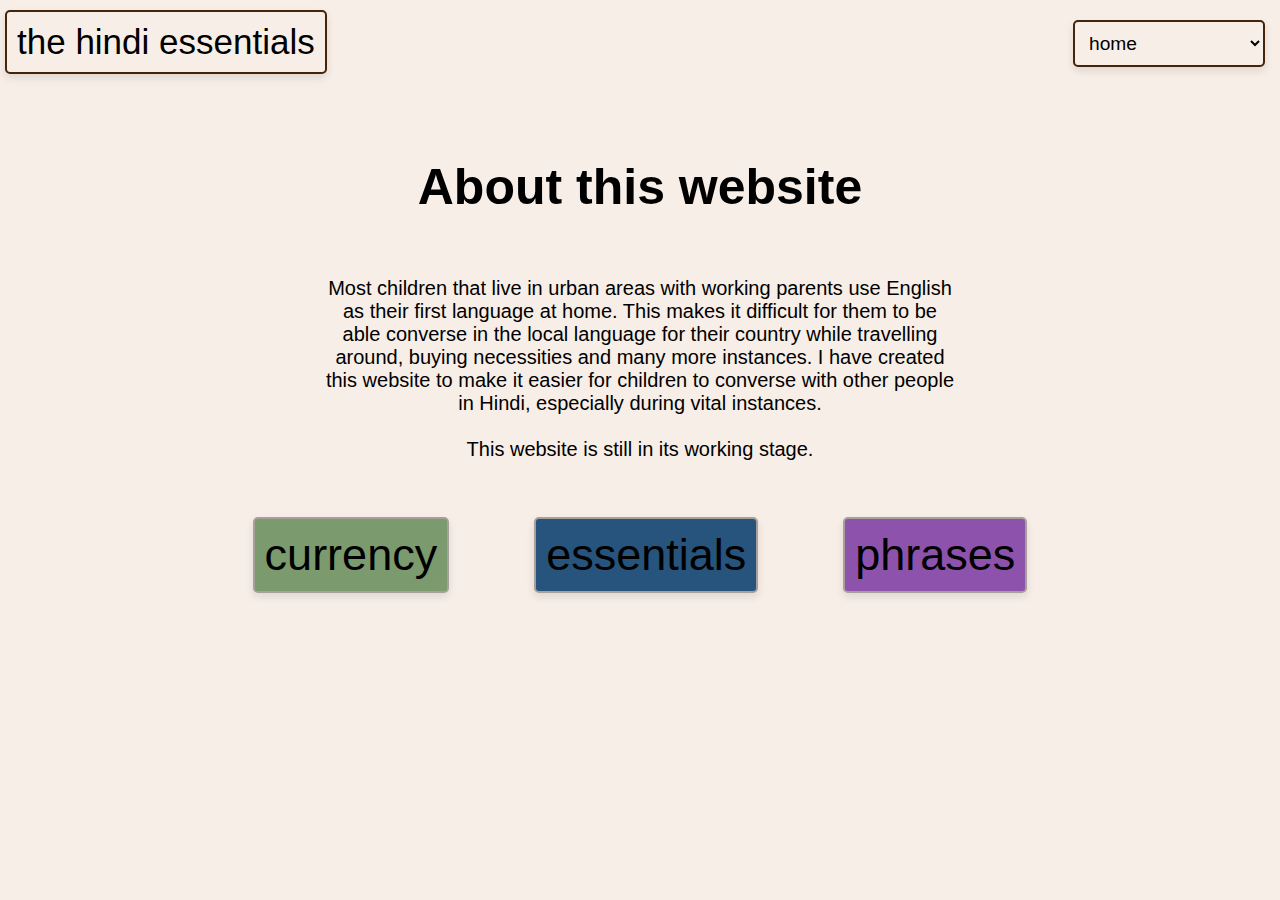
<file: index.html>
<html>

<head>
  <link rel="stylesheet" href="index.css">
</head>
<title> design portfolio </title>

<body>
  <button class="header" onclick="homePage('index.html')">the hindi essentials</button>
  <script>
    function homePage(url) {
      window.location.href = url;
    }
    </script>
    
  <select id="myDropdown" name="myDropdown">
    <option value="index.html">home</option>
    <option value="currency.html">currency </option>
    <option value="essentials.html">essential items</option>
    <option value="phrases.html">common phrases</option>
  </select>
  <br><br><br><br><br><br>
  <div class="flex-container">
    <h2> About this website </h2>
    <p>Most children that live in urban areas with working parents use English as their first language at home.
      This makes it difficult for them to be able converse in the local language for their country while travelling around, buying necessities and many more instances. 
      I have created this website to make it easier for children to converse with other people in Hindi, especially during vital instances. 
      <br> <br>
      This website is still in its working stage.</p>
    </div>
  
  <br><br>
<div class="takemehome">
  <a href="currency.html">
    <button class="button button1">currency</button>
  </a>
  <a href="essentials.html">
    <button class="button button2">essentials</button>
  </a>
  <a href="phrases.html">
    <button class="button button3">phrases</button>
  </a>
</div>


  <script>
    const myDropdown = document.getElementById("myDropdown");
    myDropdown.addEventListener("change", function () {
      window.location.href = this.value;
    });
  </script>
</body>

</html>
</file>
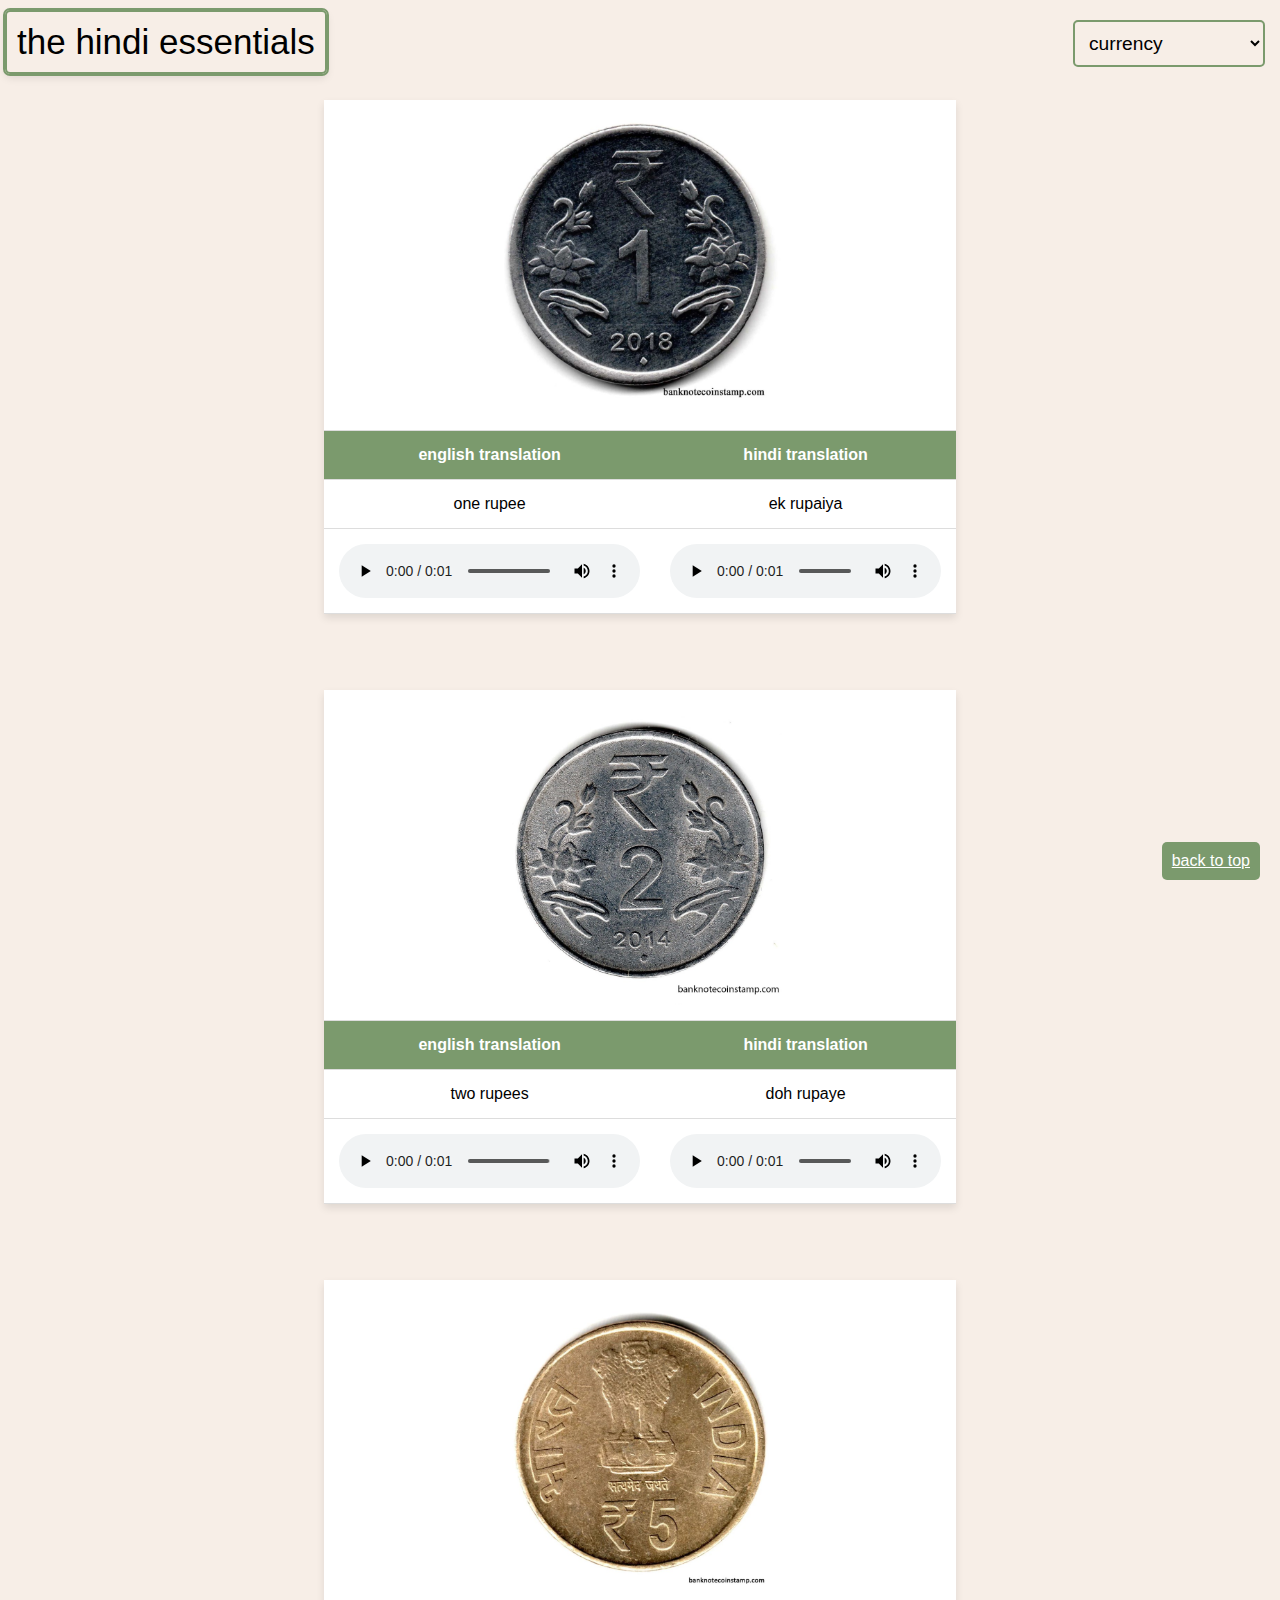
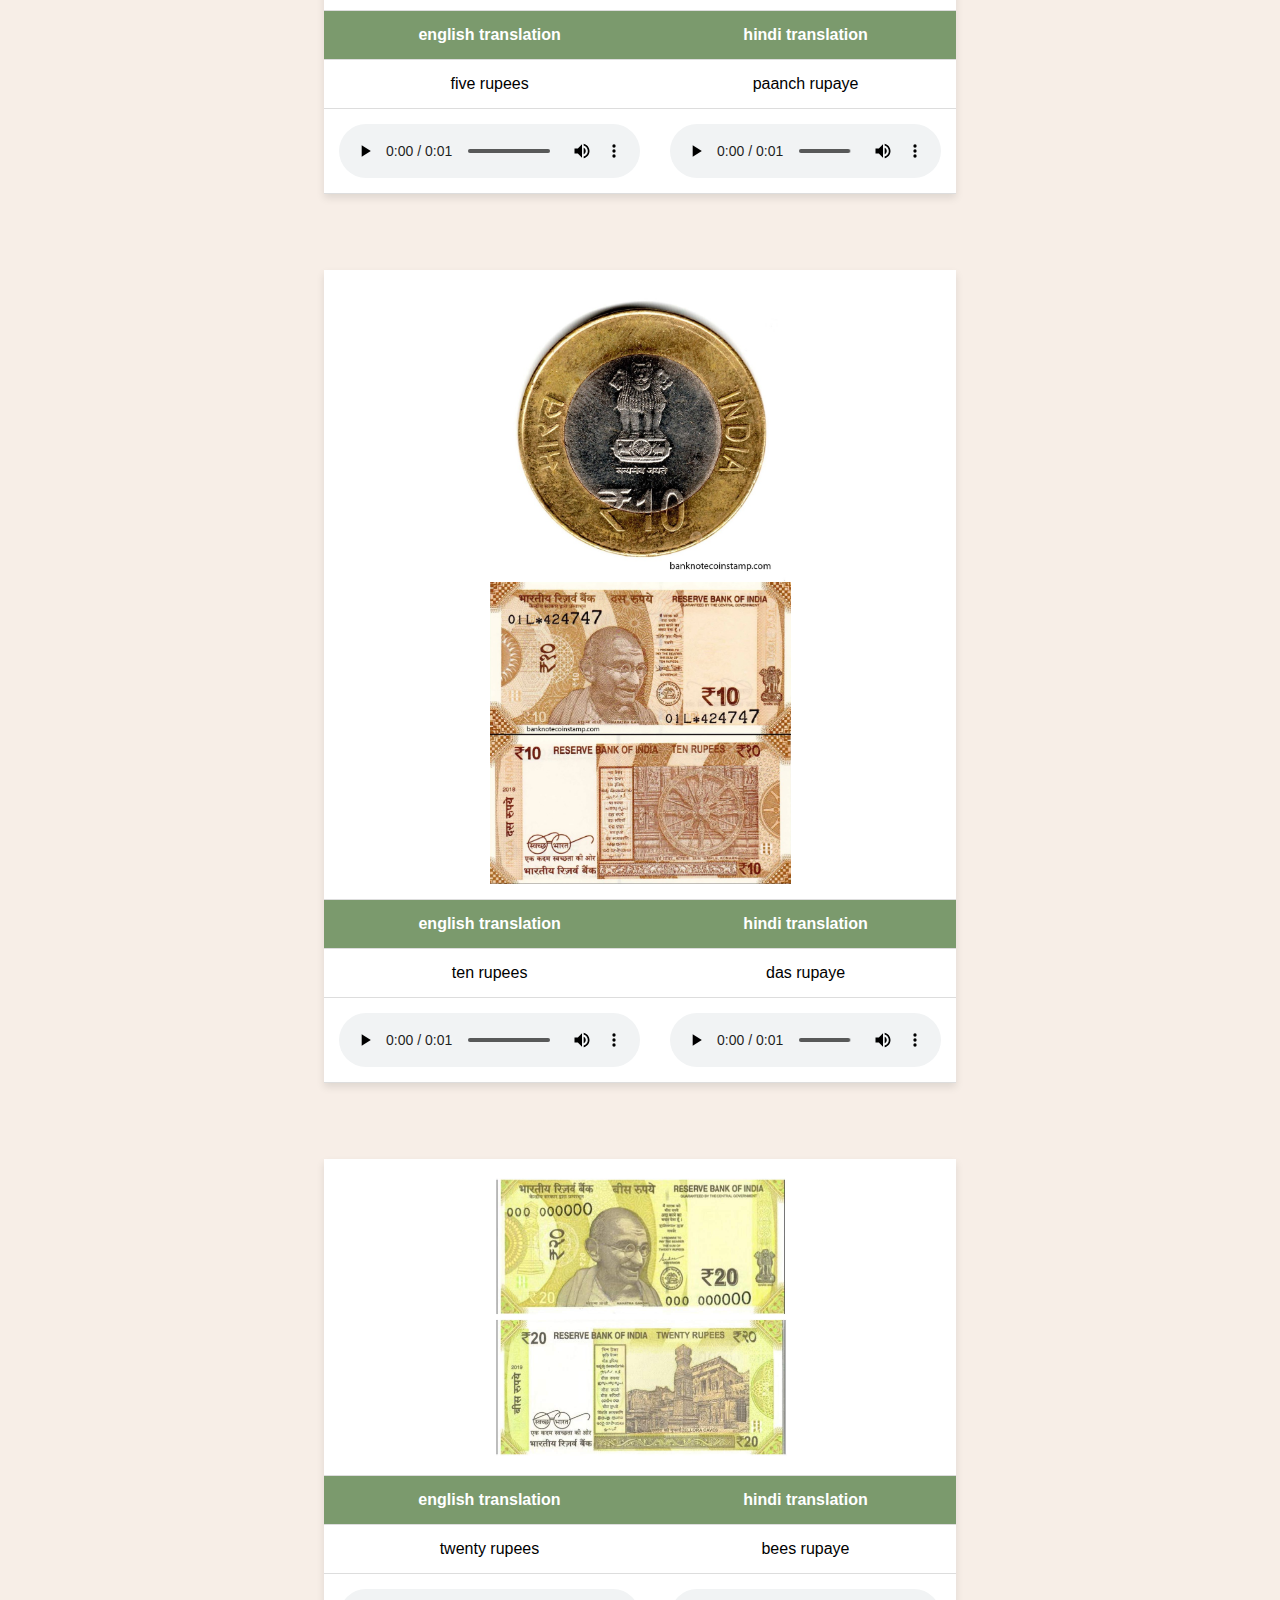
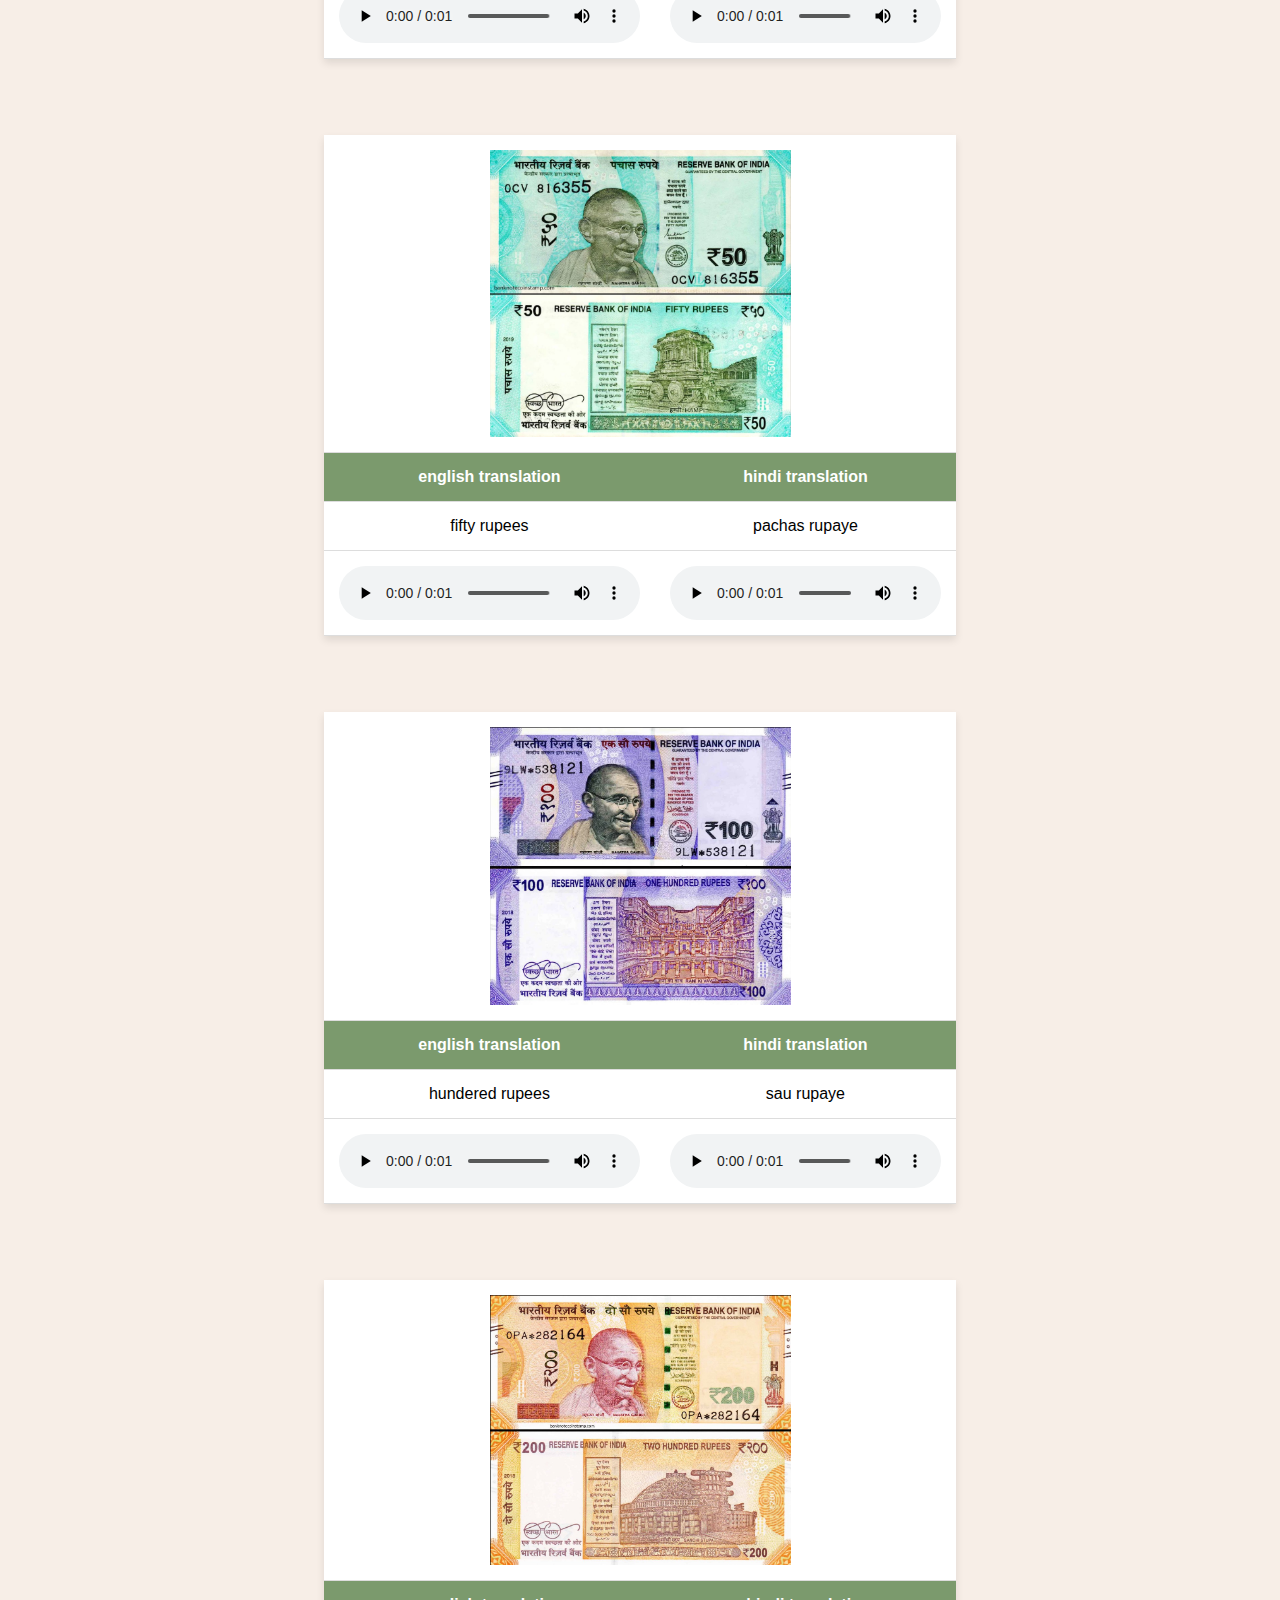
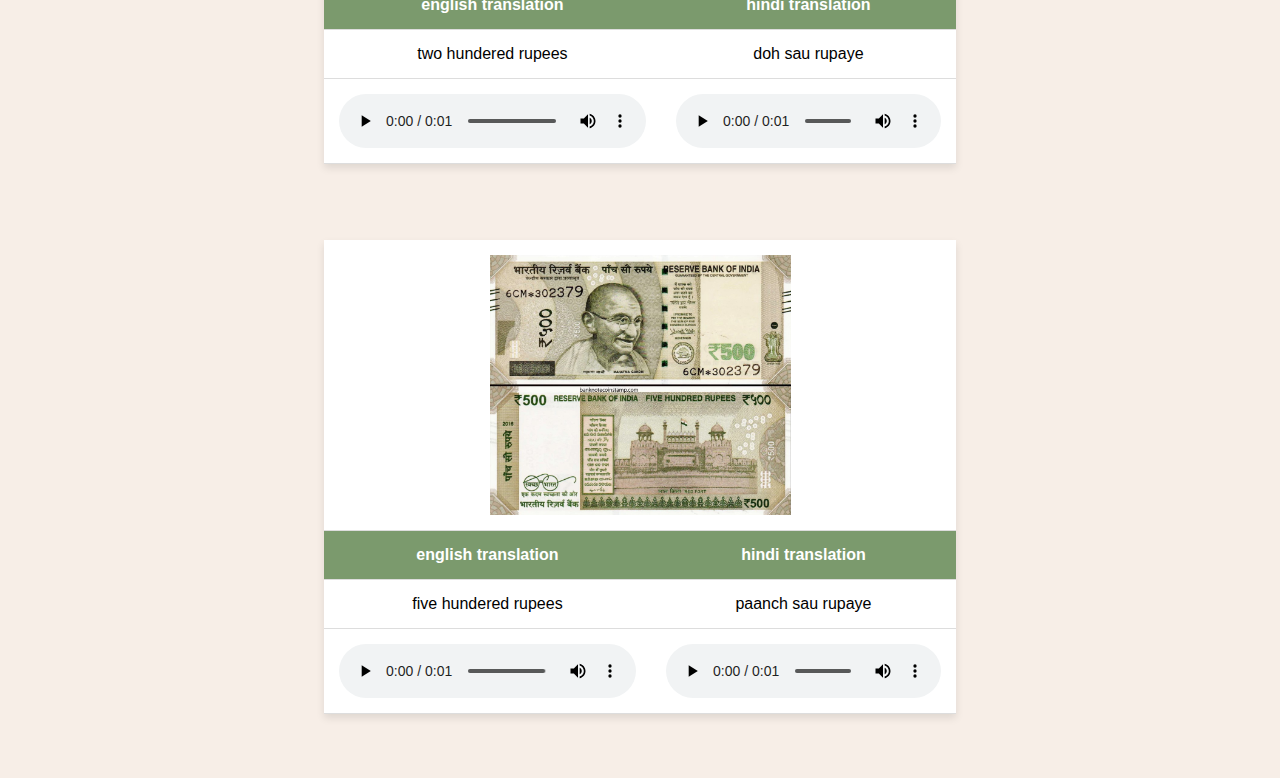
<file: currency.html>
<html>

<head>
  <link rel="stylesheet" href="currency.css">
</head>

<title>yippee</title>

<body>
  <button class="header" onclick="homePage('index.html')">the hindi essentials</button>
  <script>
    function homePage(url) {
      window.location.href = url;
    }
    </script>
    
  <a href="#" id="back-to-top">back to top</a>

  <br>
  <br>
  <br>
  <br>
  <!-- one rupee -->
  <table class="center">
    <tr>
      <td colspan="2">
        <img src="images/currency/one coin.jpg" alt="one rupee coin" class="resized">
      </td>
    </tr>
    <tr>
      <th>english translation</th>
      <th>hindi translation</th>
    </tr>
    <tr>
      <td>one rupee</td>
      <td>ek rupaiya</td>
    </tr>
    </td>
    <td>
      <audio id="myAudio" controls>
        <source src="audios\english\currency\one rupee.mp3" type="audio/mp3">
        </source>
      </audio>
      <script>
        function playSound() {
          const audio = document.getElementById('myAudio');
          audio.play();
        }
      </script>

    <td>
      <audio id="myAudio" controls>
        <source src="audios\hindi\currency\one rupee.mp3" type="audio/mp3">
        </source>
      </audio>
      <script>
        function playSound() {
          const audio = document.getElementById('myAudio');
          audio.play();
        }
      </script>
    </td>
  </table>

  <br><br>

  <!-- two rupees -->
  <table class="center">
    <tr>
      <td colspan="2">
        <img src="images/currency/two coin.jpg" alt="two rupee coin" class="resized">
      </td>
    </tr>
    <tr>
      <th>english translation</th>
      <th>hindi translation</th>
    </tr>
    <tr>
      <td>two rupees</td>
      <td>doh rupaye</td>
    </tr>
    </td>
    <td>
      <audio id="myAudio" controls>
        <source src="audios\english\currency\two rupees.mp3" type="audio/mp3">
        </source>
      </audio>
      <script>
        function playSound() {
          const audio = document.getElementById('myAudio');
          audio.play();
        }
      </script>

    <td>
      <audio id="myAudio" controls>
        <source src="audios\hindi\currency\two rupees.mp3" type="audio/mp3">
        </source>
      </audio>
      <script>
        function playSound() {
          const audio = document.getElementById('myAudio');
          audio.play();
        }
      </script>
    </td>
  </table>


  <br><br>

  <!-- five rupees -->
  <table class="center">
    <tr>
      <td colspan="2">
        <img src="images/currency/five coin.jpg" alt="five rupee coin" class="resized">
      </td>
    </tr>
    <tr>
      <th>english translation</th>
      <th>hindi translation</th>
    </tr>
    <tr>
      <td>five rupees</td>
      <td>paanch rupaye</td>
    </tr>
    </td>
    <td>
      <audio id="myAudio" controls>
        <source src="audios\english\currency\five rupees.mp3" type="audio/mp3">
        </source>
      </audio>
      <script>
        function playSound() {
          const audio = document.getElementById('myAudio');
          audio.play();
        }
      </script>

    <td>
      <audio id="myAudio" controls>
        <source src="audios\hindi\currency\five rupees.mp3" type="audio/mp3">
        </source>
      </audio>
      <script>
        function playSound() {
          const audio = document.getElementById('myAudio');
          audio.play();
        }
      </script>
    </td>
  </table>

  <br><br>

  <!-- ten rupees -->
  <table class="center">
    <tr>
      <td colspan="2">
        <img src="images/currency/ten coin.jpg" alt="ten rupee coin" class="double">
        <img src="images/currency/ten note.jpg" alt="ten rupee note" class="double">
    </tr>
    <tr>
      <th>english translation</th>
      <th>hindi translation</th>
    </tr>
    <tr>
      <td>ten rupees</td>
      <td>das rupaye</td>
    </tr>
    </td>
    <td>
      <audio id="myAudio" controls>
        <source src="audios\english\currency\ten rupees.mp3" type="audio/mp3">
        </source>
      </audio>
      <script>
        function playSound() {
          const audio = document.getElementById('myAudio');
          audio.play();
        }
      </script>

    <td>
      <audio id="myAudio" controls>
        <source src="audios\hindi\currency\ten rupees.mp3" type="audio/mp3">
        </source>
      </audio>
      <script>
        function playSound() {
          const audio = document.getElementById('myAudio');
          audio.play();
        }
      </script>
    </td>
  </table>
  <br><br>

  <!-- twenty rupees -->
  <table class="center">
    <tr>
      <td colspan="2">
        <img src="images/currency/twenty note.jpg" alt="twenty rupee note" class="resized">
      </td>
    </tr>
    <tr>
      <th>english translation</th>
      <th>hindi translation</th>
    </tr>
    <tr>
      <td>twenty rupees</td>
      <td>bees rupaye</td>
    </tr>
    </td>
    <td>
      <audio id="myAudio" controls>
        <source src="audios\english\currency\twenty rupees.mp3" type="audio/mp3">
        </source>
      </audio>
      <script>
        function playSound() {
          const audio = document.getElementById('myAudio');
          audio.play();
        }
      </script>

    <td>
      <audio id="myAudio" controls>
        <source src="audios\hindi\currency\twenty rupees.mp3" type="audio/mp3">
        </source>
      </audio>
      <script>
        function playSound() {
          const audio = document.getElementById('myAudio');
          audio.play();
        }
      </script>
    </td>
  </table>


  <br><br>

  <!-- fifty rupees -->
  <table class="center">
    <tr>
      <td colspan="2">
        <img src="images/currency/fifty note.jpg" alt="fifty rupee note" class="resized">
      </td>
    </tr>
    <tr>
      <th>english translation</th>
      <th>hindi translation</th>
    </tr>
    <tr>
      <td>fifty rupees</td>
      <td>pachas rupaye</td>
    </tr>
    </td>
    <td>
      <audio id="myAudio" controls>
        <source src="audios\english\currency\fifty rupees.mp3" type="audio/mp3">
        </source>
      </audio>
      <script>
        function playSound() {
          const audio = document.getElementById('myAudio');
          audio.play();
        }
      </script>

    <td>
      <audio id="myAudio" controls>
        <source src="audios\hindi\currency\fifty rupees.mp3" type="audio/mp3">
        </source>
      </audio>
      <script>
        function playSound() {
          const audio = document.getElementById('myAudio');
          audio.play();
        }
      </script>
    </td>
  </table>

  <br><br>

  <!-- hundered rupees -->
  <table class="center">
    <tr>
      <td colspan="2">
        <img src="images/currency/hundered note.jpg" alt="hundered rupee note" class="resized">
      </td>
    </tr>
    <tr>
      <th>english translation</th>
      <th>hindi translation</th>
    </tr>
    <tr>
      <td>hundered rupees</td>
      <td>sau rupaye</td>
    </tr>
    </td>
    <td>
      <audio id="myAudio" controls>
        <source src="audios\english\currency\hundered rupees.mp3" type="audio/mp3">
        </source>
      </audio>
      <script>
        function playSound() {
          const audio = document.getElementById('myAudio');
          audio.play();
        }
      </script>

    <td>
      <audio id="myAudio" controls>
        <source src="audios\hindi\currency\hundered rupees.mp3" type="audio/mp3">
        </source>
      </audio>
      <script>
        function playSound() {
          const audio = document.getElementById('myAudio');
          audio.play();
        }
      </script>
    </td>
  </table>

  <br><br>

  <!-- two hundered rupees -->
  <table class="center">
    <tr>
      <td colspan="2">
        <img src="images/currency/two hundered note.jpg" alt="two hundered rupee note" class="resized">
      </td>
    </tr>
    <tr>
      <th>english translation</th>
      <th>hindi translation</th>
    </tr>
    <tr>
      <td>two hundered rupees</td>
      <td>doh sau rupaye</td>
    </tr>
    </td>
    <td>
      <audio id="myAudio" controls>
        <source src="audios\english\currency\two hundered rupees.mp3" type="audio/mp3">
        </source>
      </audio>
      <script>
        function playSound() {
          const audio = document.getElementById('myAudio');
          audio.play();
        }
      </script>

    <td>
      <audio id="myAudio" controls>
        <source src="audios\hindi\currency\two hundered rupees.mp3" type="audio/mp3">
        </source>
      </audio>
      <script>
        function playSound() {
          const audio = document.getElementById('myAudio');
          audio.play();
        }
      </script>
    </td>
  </table>

  <br><br>

  <!-- five hundered rupees -->
  <table class="center">
    <tr>
      <td colspan="2">
        <img src="images/currency/five hundered note.jpg" alt="five hundered rupee note" class="resized">
      </td>
    </tr>
    <tr>
      <th>english translation</th>
      <th>hindi translation</th>
    </tr>
    <tr>
      <td>five hundered rupees</td>
      <td>paanch sau rupaye</td>
    </tr>
    </td>
    <td>
      <audio id="myAudio" controls>
        <source src="audios\english\currency\five hundered rupees.mp3" type="audio/mp3">
        </source>
      </audio>
      <script>
        function playSound() {
          const audio = document.getElementById('myAudio');
          audio.play();
        }
      </script>

    <td>
      <audio id="myAudio" controls>
        <source src="audios\hindi\currency\five hundered rupees.mp3" type="audio/mp3">
        </source>
      </audio>
      <script>
        function playSound() {
          const audio = document.getElementById('myAudio');
          audio.play();
        }
      </script>
    </td>
  </table>

  <br><br>

  <select id="theDropdown" name="theDropdown">
    <option value="currency.html">currency </option>
    <option value="index.html">home</option>
    <option value="essentials.html">essential items</option>
    <option value="phrases.html">common phrases</option>
  </select>
  <script>
    const theDropdown = document.getElementById("theDropdown");
    theDropdown.addEventListener("change", function () {
      window.location.href = this.value;
    });    
  </script>
</body>

</html>
</file>
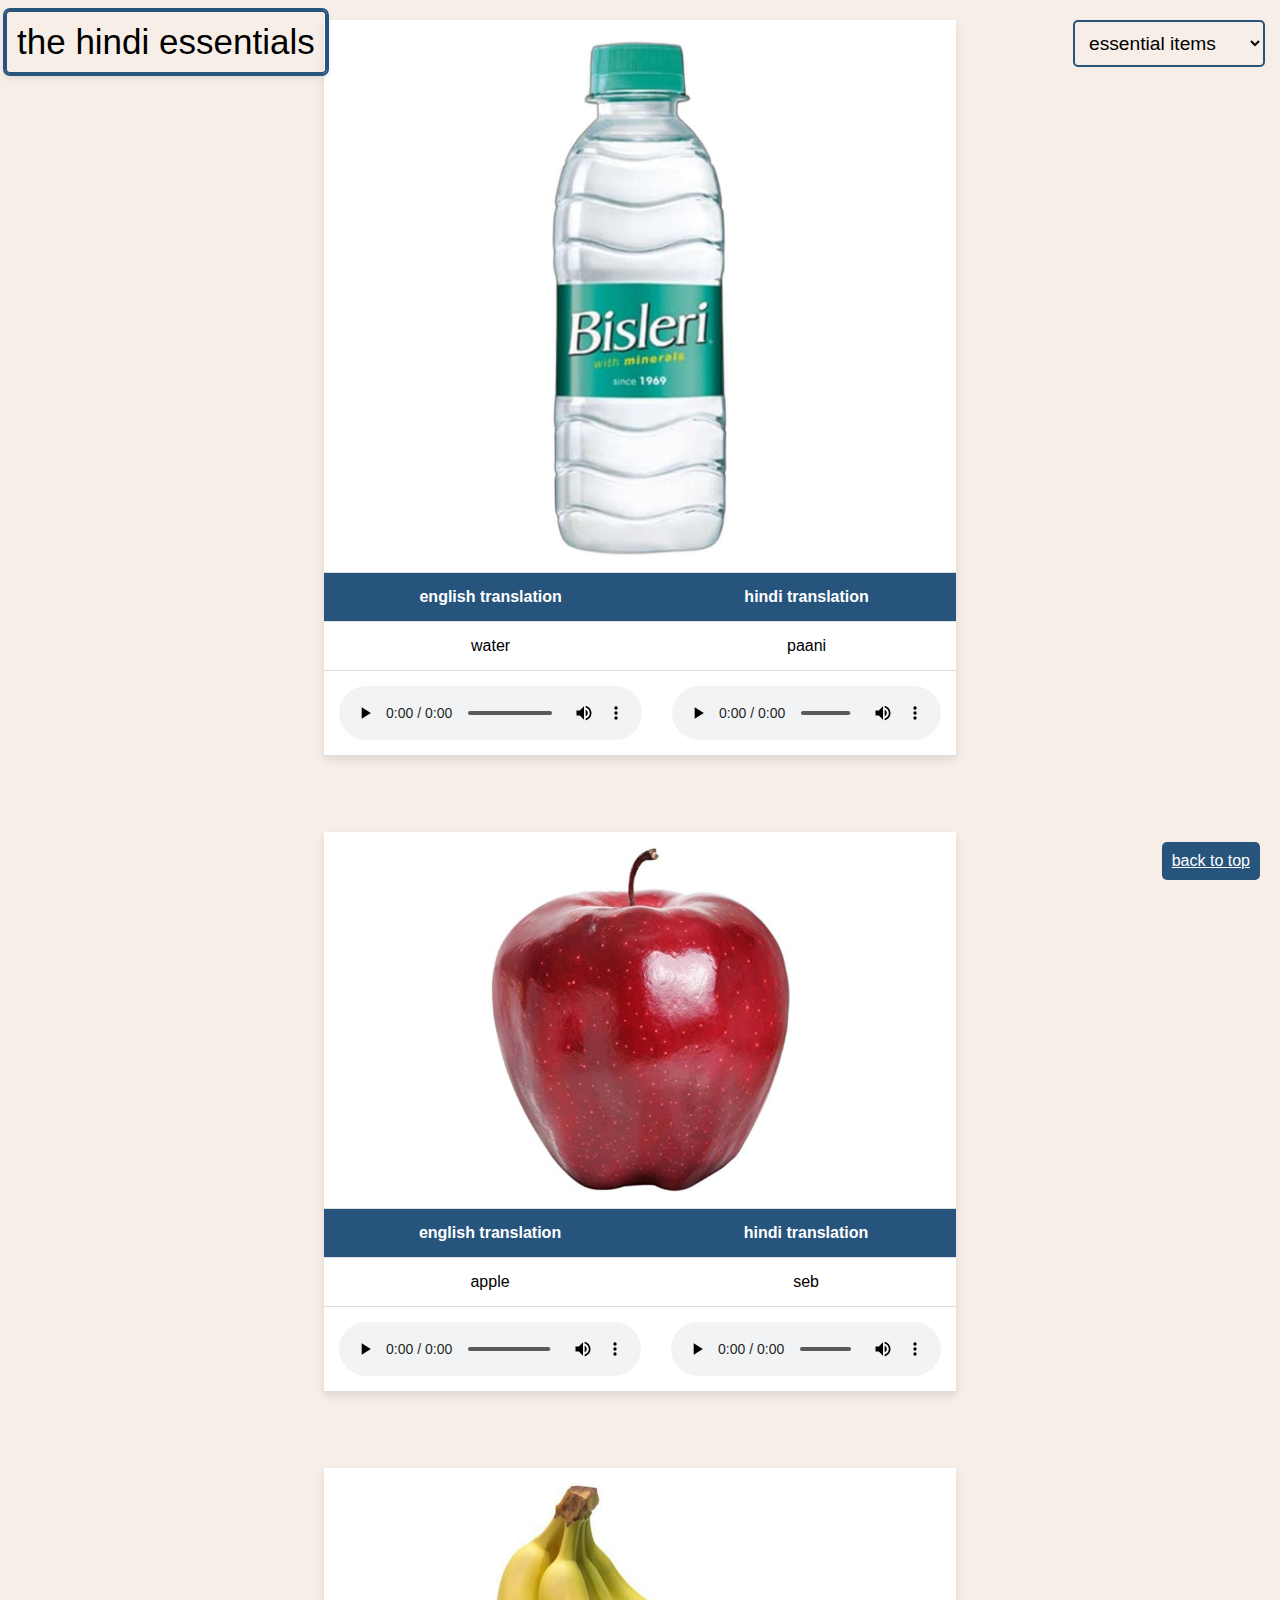
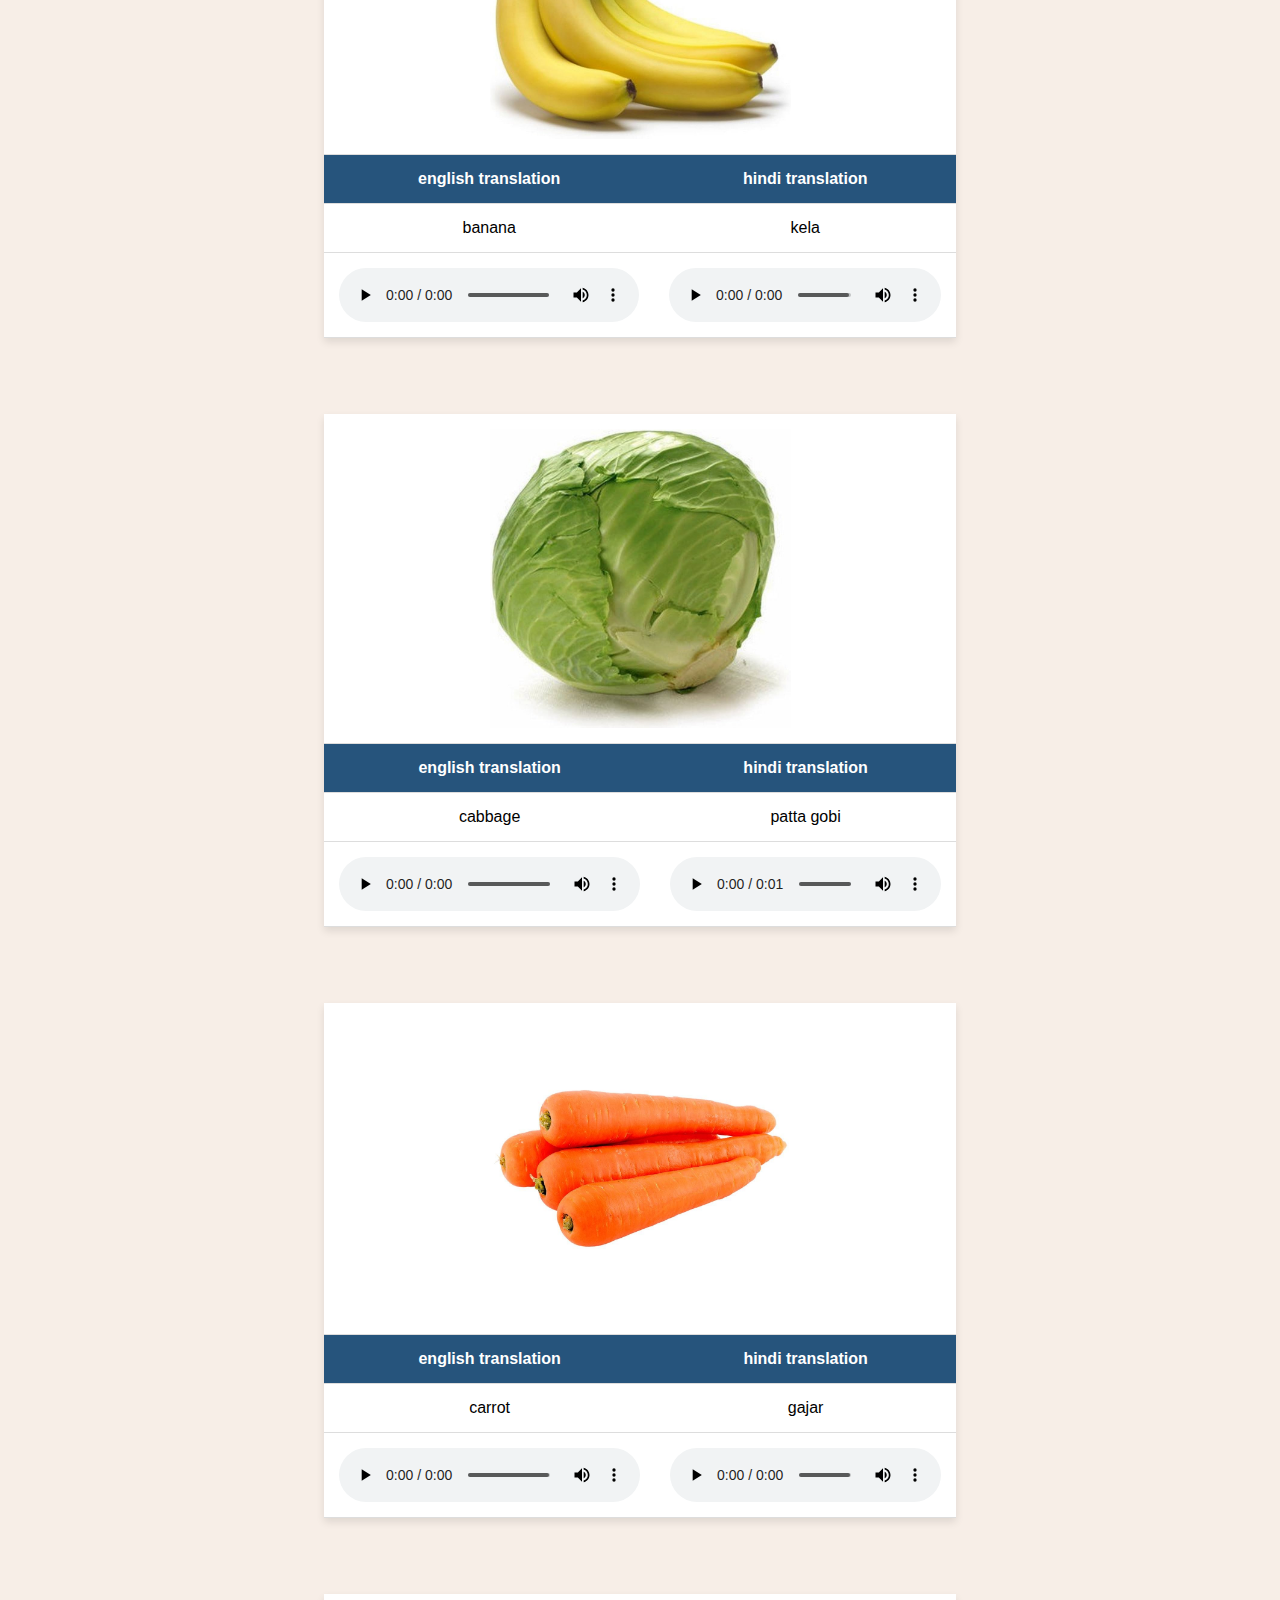
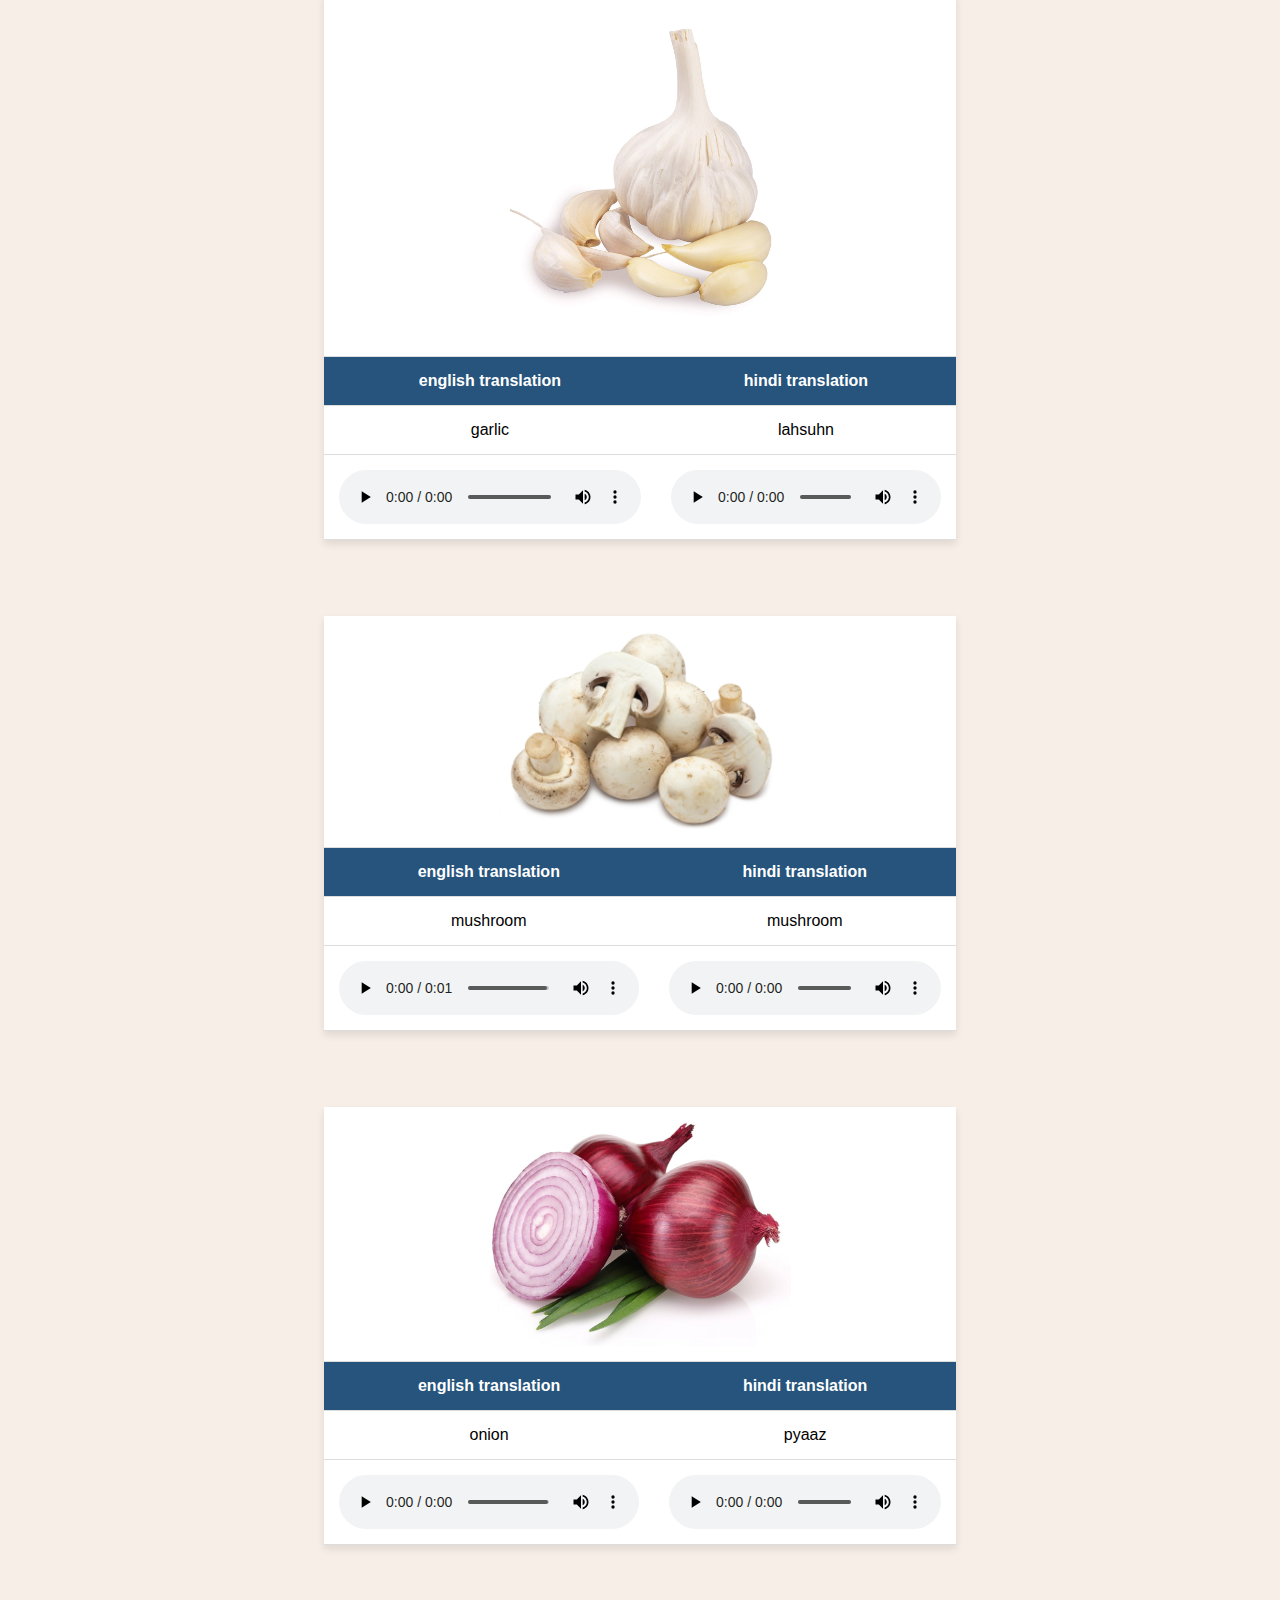
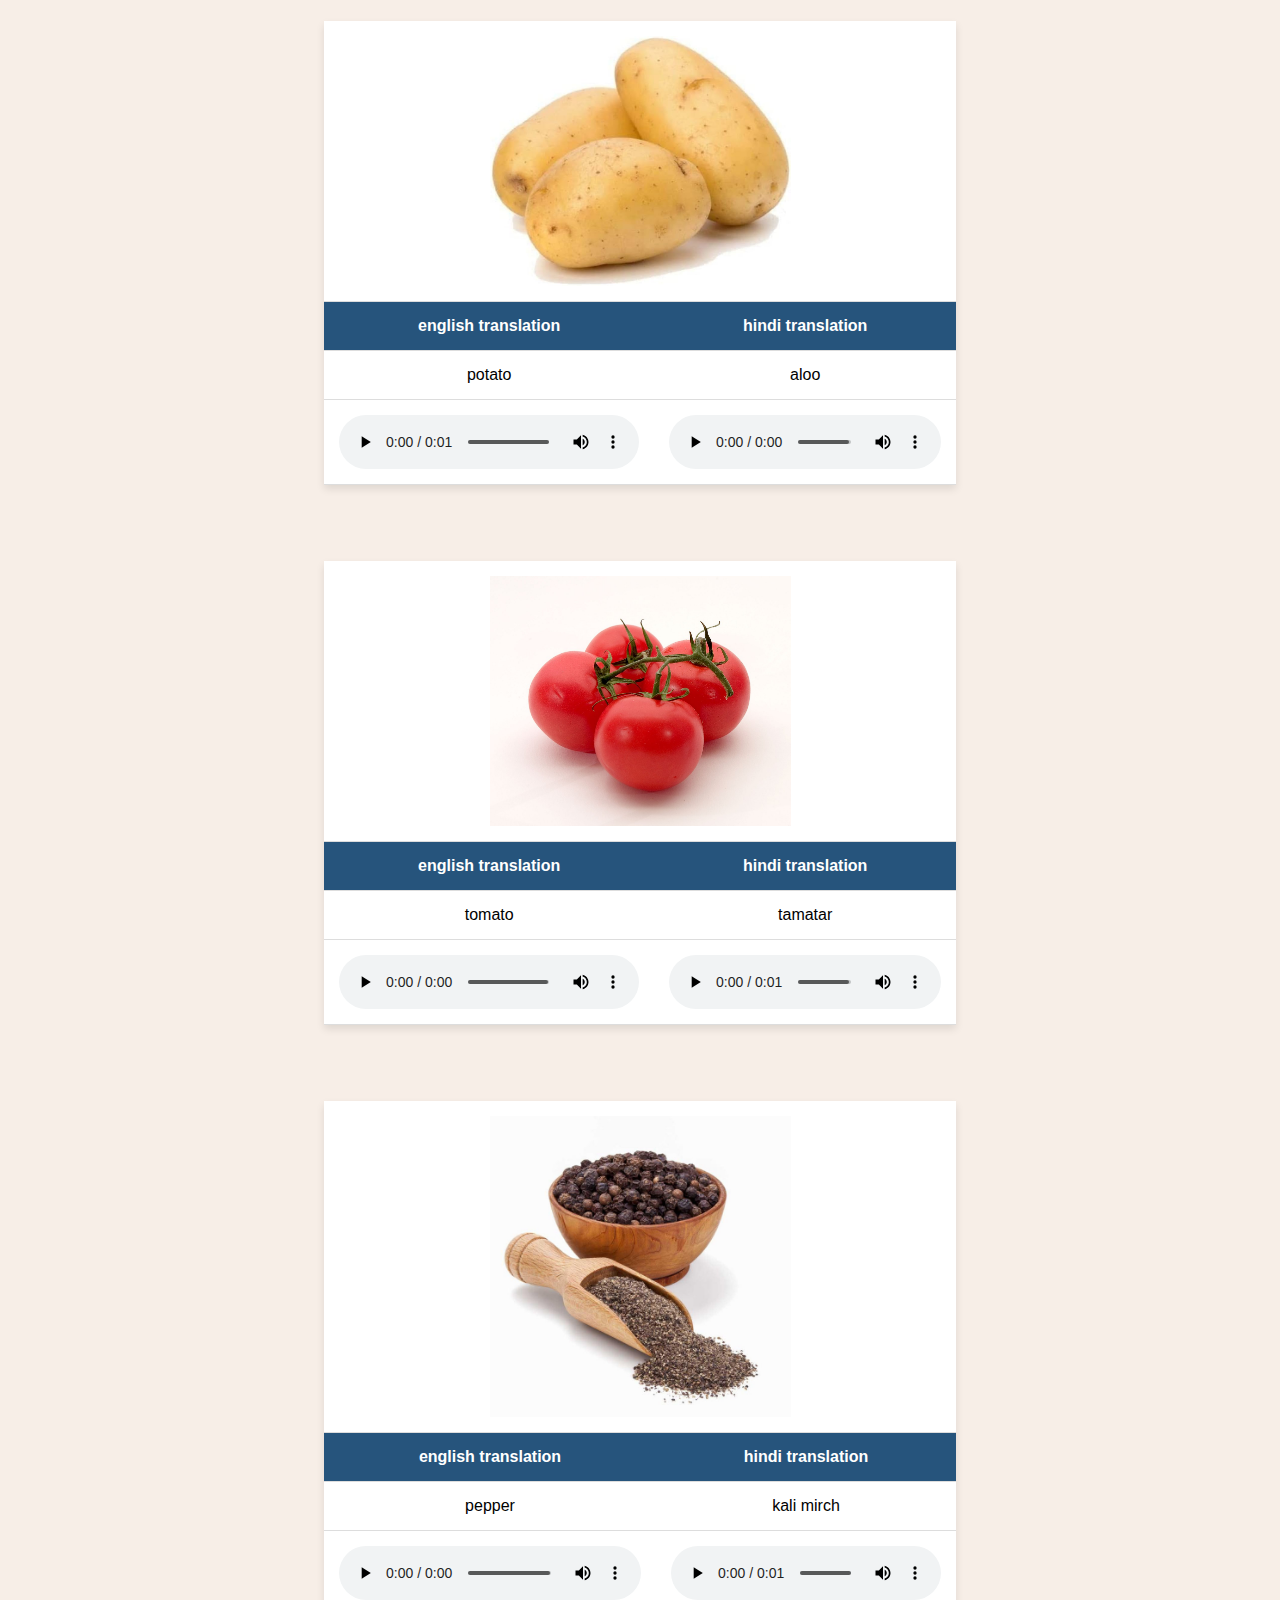
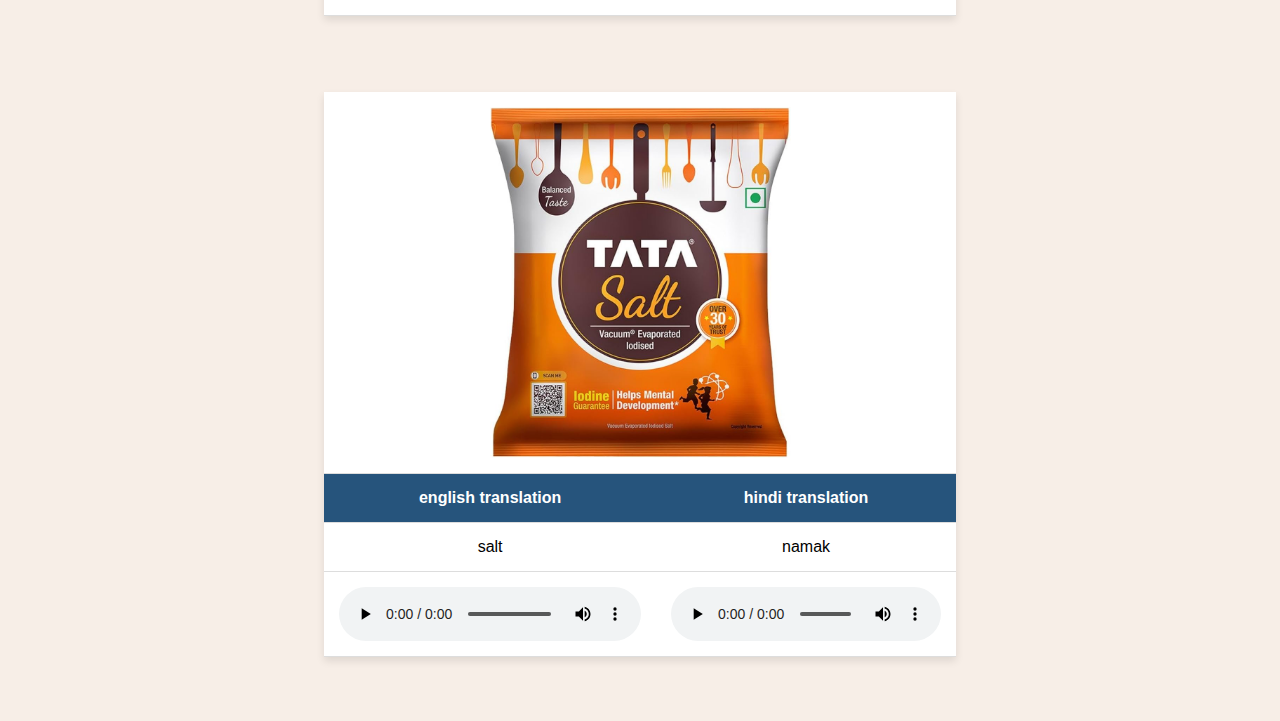
<file: essentials.html>
<html>

<head>
  <link rel="stylesheet" href="essentials.css">
</head>
<title> design portfolio </title>

<body>
  <header>
    <button class="header" onclick="homePage('index.html')">the hindi essentials</button>
    <script>
      function homePage(url) {
        window.location.href = url;
      }
      </script>
      
    <select id="myDropdown" name="myDropdown">
      <option value="essentials.html">essential items</option>
      <option value="index.html">home</option>
      <option value="currency.html">currency </option>
      <option value="phrases.html">common phrases</option>
    </select>
    <script>
      const myDropdown = document.getElementById("myDropdown");
      myDropdown.addEventListener("change", function () {
        window.location.href = this.value;
      });
    </script>
  </header>

  <a href="#" id="back-to-top">back to top</a>

  <!-- water -->
  <table class="center">
    <tr>
      <td colspan="2">
        <img src="images/essentials/water.jpg" alt="water" class="resized">
      </td>
    </tr>
    <tr>
      <th>english translation</th>
      <th>hindi translation</th>
    </tr>
    <tr>
      <td>water</td>
      <td>paani</td>
    </tr>
    </td>
    <td>
      <audio id="myAudio" controls>
        <source src="audios\english\essentials\water.mp3" type="audio/mp3">
        </source>
      </audio>
      <script>
        function playSound() {
          const audio = document.getElementById('myAudio');
          audio.play();
        }
      </script>

    <td>
      <audio id="myAudio" controls>
        <source src="audios\hindi\essentials\water.mp3" type="audio/mp3">
        </source>
      </audio>
      <script>
        function playSound() {
          const audio = document.getElementById('myAudio');
          audio.play();
        }
      </script>
    </td>
  </table>

  <br><br>
  <!-- apple -->
  <table class="center">
    <tr>
      <td colspan="2">
        <img src="images/essentials/apple.jpg" alt="apple" class="resized">
      </td>
    </tr>
    <tr>
      <th>english translation</th>
      <th>hindi translation</th>
    </tr>
    <tr>
      <td>apple</td>
      <td>seb</td>
    </tr>
    </td>
    <td>
      <audio id="myAudio" controls>
        <source src="audios\english\essentials\apple.mp3" type="audio/mp3">
        </source>
      </audio>
      <script>
        function playSound() {
          const audio = document.getElementById('myAudio');
          audio.play();
        }
      </script>

    <td>
      <audio id="myAudio" controls>
        <source src="audios\hindi\essentials\apple.mp3" type="audio/mp3">
        </source>
      </audio>
      <script>
        function playSound() {
          const audio = document.getElementById('myAudio');
          audio.play();
        }
      </script>
    </td>
  </table>

  <br><br>
  <!-- banana -->
  <table class="center">
    <tr>
      <td colspan="2">
        <img src="images/essentials/banana.jpg" alt="banana" class="resized">
      </td>
    </tr>
    <tr>
      <th>english translation</th>
      <th>hindi translation</th>
    </tr>
    <tr>
      <td>banana</td>
      <td>kela</td>
    </tr>
    </td>
    <td>
      <audio id="myAudio" controls>
        <source src="audios\english\essentials\banana.mp3" type="audio/mp3">
        </source>
      </audio>
      <script>
        function playSound() {
          const audio = document.getElementById('myAudio');
          audio.play();
        }
      </script>

    <td>
      <audio id="myAudio" controls>
        <source src="audios\hindi\essentials\banana.mp3" type="audio/mp3">
        </source>
      </audio>
      <script>
        function playSound() {
          const audio = document.getElementById('myAudio');
          audio.play();
        }
      </script>
    </td>
  </table>

  <br><br>
  <!-- cabbage -->
  <table class="center">
    <tr>
      <td colspan="2">
        <img src="images/essentials/cabbage.jpg" alt="cabbage" class="resized">
      </td>
    </tr>
    <tr>
      <th>english translation</th>
      <th>hindi translation</th>
    </tr>
    <tr>
      <td>cabbage</td>
      <td>patta gobi</td>
    </tr>
    </td>
    <td>
      <audio id="myAudio" controls>
        <source src="audios\english\essentials\cabbage.mp3" type="audio/mp3">
        </source>
      </audio>
      <script>
        function playSound() {
          const audio = document.getElementById('myAudio');
          audio.play();
        }
      </script>

    <td>
      <audio id="myAudio" controls>
        <source src="audios\hindi\essentials\cabbage.mp3" type="audio/mp3">
        </source>
      </audio>
      <script>
        function playSound() {
          const audio = document.getElementById('myAudio');
          audio.play();
        }
      </script>
    </td>
  </table>

  <br><br>
  <!-- carrot -->
  <table class="center">
    <tr>
      <td colspan="2">
        <img src="images/essentials/carrot.jpg" alt="carrot" class="resized">
      </td>
    </tr>
    <tr>
      <th>english translation</th>
      <th>hindi translation</th>
    </tr>
    <tr>
      <td>carrot</td>
      <td>gajar</td>
    </tr>
    </td>
    <td>
      <audio id="myAudio" controls>
        <source src="audios\english\essentials\carrot.mp3" type="audio/mp3">
        </source>
      </audio>
      <script>
        function playSound() {
          const audio = document.getElementById('myAudio');
          audio.play();
        }
      </script>

    <td>
      <audio id="myAudio" controls>
        <source src="audios\hindi\essentials\carrot.mp3" type="audio/mp3">
        </source>
      </audio>
      <script>
        function playSound() {
          const audio = document.getElementById('myAudio');
          audio.play();
        }
      </script>
    </td>
  </table>

  <br><br>
  <!-- garlic -->
  <table class="center">
    <tr>
      <td colspan="2">
        <img src="images/essentials/garlic.jpg" alt="garlic" class="resized">
      </td>
    </tr>
    <tr>
      <th>english translation</th>
      <th>hindi translation</th>
    </tr>
    <tr>
      <td>garlic</td>
      <td>lahsuhn</td>
    </tr>
    </td>
    <td>
      <audio id="myAudio" controls>
        <source src="audios\english\essentials\garlic.mp3" type="audio/mp3">
        </source>
      </audio>
      <script>
        function playSound() {
          const audio = document.getElementById('myAudio');
          audio.play();
        }
      </script>

    <td>
      <audio id="myAudio" controls>
        <source src="audios\hindi\essentials\garlic.mp3" type="audio/mp3">
        </source>
      </audio>
      <script>
        function playSound() {
          const audio = document.getElementById('myAudio');
          audio.play();
        }
      </script>
    </td>
  </table>

  <br><br>
  <!-- mushroom -->
  <table class="center">
    <tr>
      <td colspan="2">
        <img src="images/essentials/mushroom.jpg" alt="mushroom" class="resized">
      </td>
    </tr>
    <tr>
      <th>english translation</th>
      <th>hindi translation</th>
    </tr>
    <tr>
      <td>mushroom</td>
      <td>mushroom</td>
    </tr>
    </td>
    <td>
      <audio id="myAudio" controls>
        <source src="audios\english\essentials\mushroom.mp3" type="audio/mp3">
        </source>
      </audio>
      <script>
        function playSound() {
          const audio = document.getElementById('myAudio');
          audio.play();
        }
      </script>

    <td>
      <audio id="myAudio" controls>
        <source src="audios\hindi\essentials\mushroom.mp3" type="audio/mp3">
        </source>
      </audio>
      <script>
        function playSound() {
          const audio = document.getElementById('myAudio');
          audio.play();
        }
      </script>
    </td>
  </table>

  <br><br>
  <!-- onion -->
  <table class="center">
    <tr>
      <td colspan="2">
        <img src="images/essentials/onion.jpg" alt="onion" class="resized">
      </td>
    </tr>
    <tr>
      <th>english translation</th>
      <th>hindi translation</th>
    </tr>
    <tr>
      <td>onion</td>
      <td>pyaaz</td>
    </tr>
    </td>
    <td>
      <audio id="myAudio" controls>
        <source src="audios\english\essentials\onion.mp3" type="audio/mp3">
        </source>
      </audio>
      <script>
        function playSound() {
          const audio = document.getElementById('myAudio');
          audio.play();
        }
      </script>

    <td>
      <audio id="myAudio" controls>
        <source src="audios\hindi\essentials\onion.mp3" type="audio/mp3">
        </source>
      </audio>
      <script>
        function playSound() {
          const audio = document.getElementById('myAudio');
          audio.play();
        }
      </script>
    </td>
  </table>

  <br><br>
  <!-- potato -->
  <table class="center">
    <tr>
      <td colspan="2">
        <img src="images/essentials/potato.jpg" alt="potato" class="resized">
      </td>
    </tr>
    <tr>
      <th>english translation</th>
      <th>hindi translation</th>
    </tr>
    <tr>
      <td>potato</td>
      <td>aloo</td>
    </tr>
    </td>
    <td>
      <audio id="myAudio" controls>
        <source src="audios\english\essentials\potato.mp3" type="audio/mp3">
        </source>
      </audio>
      <script>
        function playSound() {
          const audio = document.getElementById('myAudio');
          audio.play();
        }
      </script>

    <td>
      <audio id="myAudio" controls>
        <source src="audios\hindi\essentials\potato.mp3" type="audio/mp3">
        </source>
      </audio>
      <script>
        function playSound() {
          const audio = document.getElementById('myAudio');
          audio.play();
        }
      </script>
    </td>
  </table>

  <br><br>
  <!-- tomato -->
  <table class="center">
    <tr>
      <td colspan="2">
        <img src="images/essentials/tomato.jpg" alt="tomato" class="resized">
      </td>
    </tr>
    <tr>
      <th>english translation</th>
      <th>hindi translation</th>
    </tr>
    <tr>
      <td>tomato</td>
      <td>tamatar</td>
    </tr>
    </td>
    <td>
      <audio id="myAudio" controls>
        <source src="audios\english\essentials\tomato.mp3" type="audio/mp3">
        </source>
      </audio>
      <script>
        function playSound() {
          const audio = document.getElementById('myAudio');
          audio.play();
        }
      </script>

    <td>
      <audio id="myAudio" controls>
        <source src="audios\hindi\essentials\tomato.mp3" type="audio/mp3">
        </source>
      </audio>
      <script>
        function playSound() {
          const audio = document.getElementById('myAudio');
          audio.play();
        }
      </script>
    </td>
  </table>

  <br><br>
  <!-- pepper -->
  <table class="center">
    <tr>
      <td colspan="2">
        <img src="images/essentials/pepper.jpg" alt="pepper" class="resized">
      </td>
    </tr>
    <tr>
      <th>english translation</th>
      <th>hindi translation</th>
    </tr>
    <tr>
      <td>pepper</td>
      <td>kali mirch</td>
    </tr>
    </td>
    <td>
      <audio id="myAudio" controls>
        <source src="audios\english\essentials\pepper.mp3" type="audio/mp3">
        </source>
      </audio>
      <script>
        function playSound() {
          const audio = document.getElementById('myAudio');
          audio.play();
        }
      </script>

    <td>
      <audio id="myAudio" controls>
        <source src="audios\hindi\essentials\pepper.mp3" type="audio/mp3">
        </source>
      </audio>
      <script>
        function playSound() {
          const audio = document.getElementById('myAudio');
          audio.play();
        }
      </script>
    </td>
  </table>

  <br><br>
  <!-- salt -->
  <table class="center">
    <tr>
      <td colspan="2">
        <img src="images/essentials/salt.jpg" alt="salt" class="resized">
      </td>
    </tr>
    <tr>
      <th>english translation</th>
      <th>hindi translation</th>
    </tr>
    <tr>
      <td>salt</td>
      <td>namak</td>
    </tr>
    </td>
    <td>
      <audio id="myAudio" controls>
        <source src="audios\english\essentials\salt.mp3" type="audio/mp3">
        </source>
      </audio>
      <script>
        function playSound() {
          const audio = document.getElementById('myAudio');
          audio.play();
        }
      </script>

    <td>
      <audio id="myAudio" controls>
        <source src="audios\hindi\essentials\salt.mp3" type="audio/mp3">
        </source>
      </audio>
      <script>
        function playSound() {
          const audio = document.getElementById('myAudio');
          audio.play();
        }
      </script>
    </td>
  </table>

  <br><br>

</body>
</script>

</html>
</file>
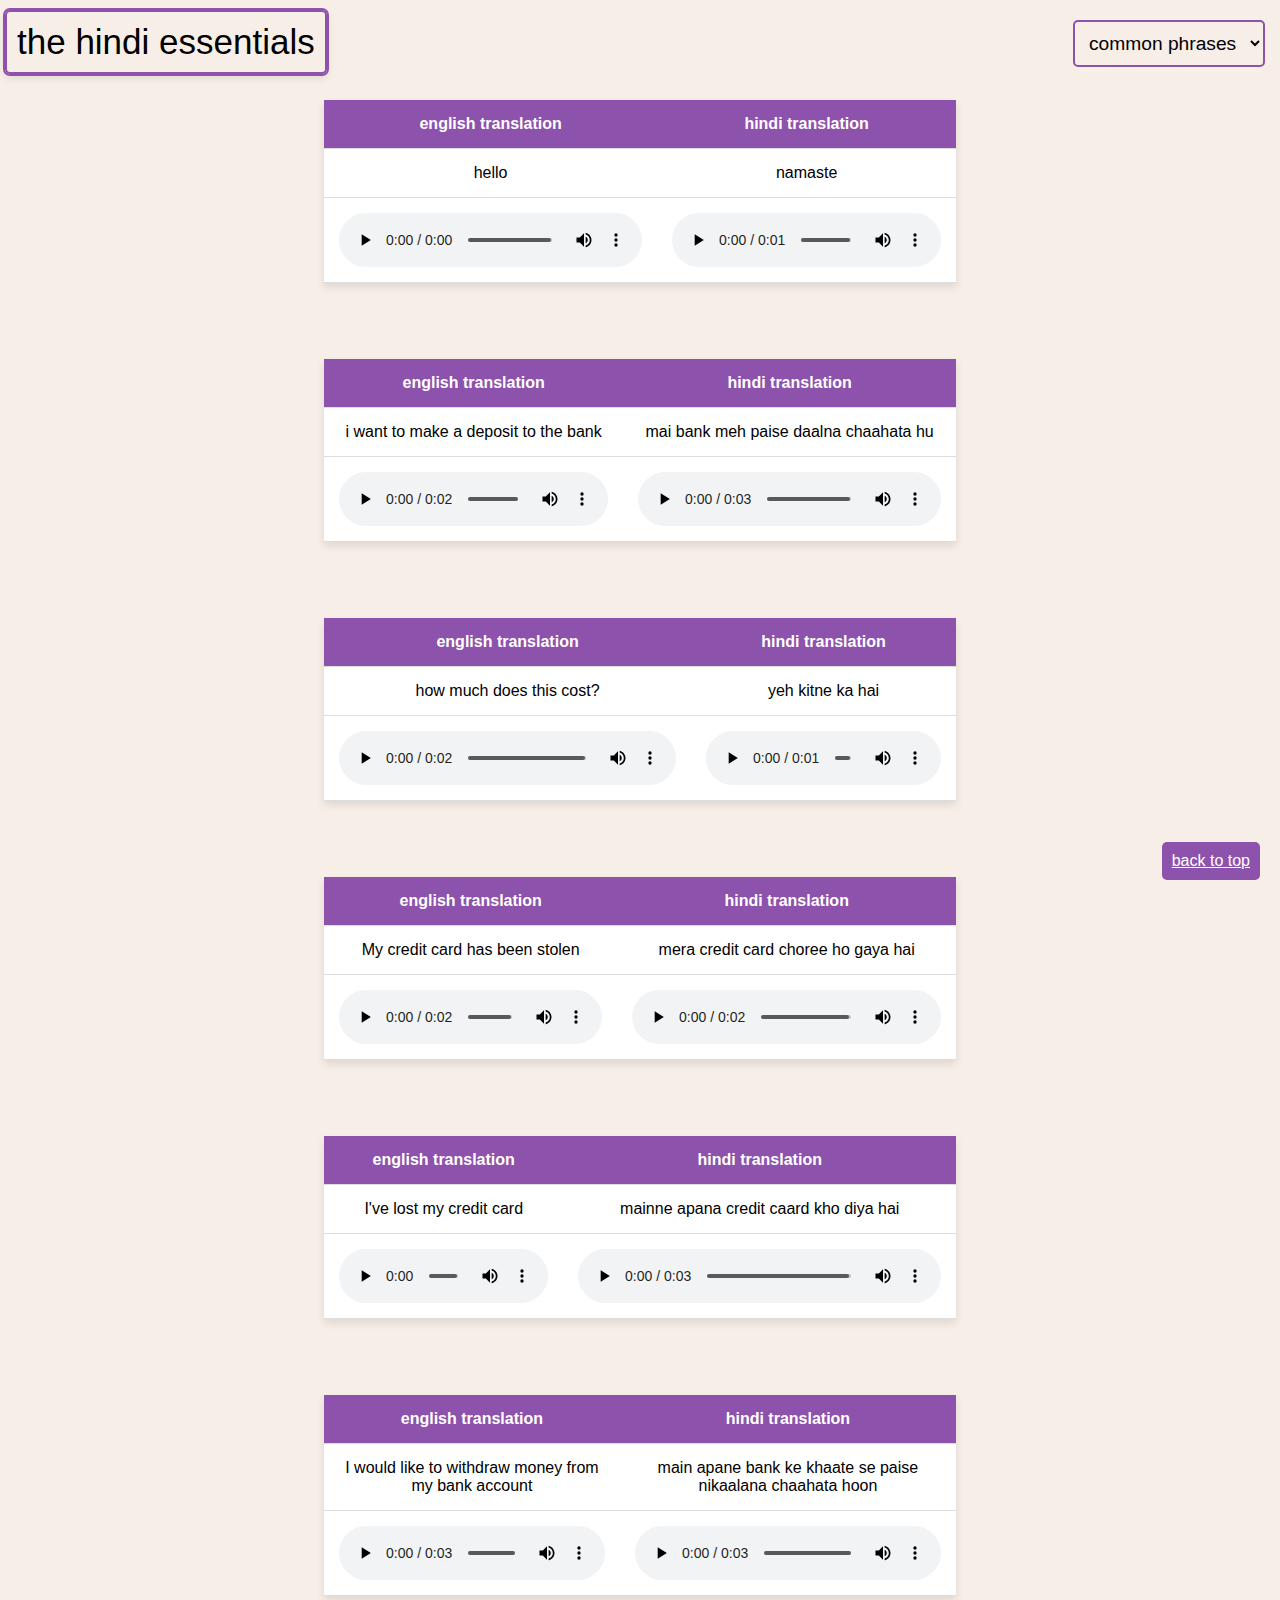
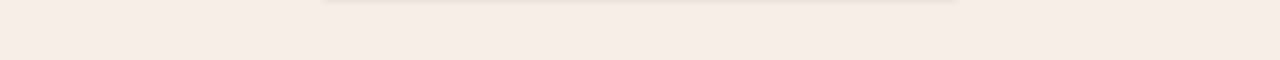
<file: phrases.html>
<html>

<head>
  <link rel="stylesheet" href="phrases.css">
</head>
<title> design portfolio </title>

<body>


  <button class="header" onclick="homePage('index.html')">the hindi essentials</button>
  <script>
    function homePage(url) {
      window.location.href = url;
    }
    </script>
    
  <select id="myDropdown" name="myDropdown">
    <option value="phrases.html">common phrases</option>
    <option value="index.html">home</option>
    <option value="currency.html">currency </option>
    <option value="essentials.html">essential items</option>
  </select>

<a href="#" id="back-to-top">back to top</a>

  <br><br><br><br>

  <!-- hello -->
  <table class="center">
    <tr>
    </tr>
    <tr>
      <th>english translation</th>
      <th>hindi translation</th>
    </tr>
    <tr>
      <td>hello</td>
      <td>namaste</td>
    </tr>
    </td>
    <td>
      <audio id="myAudio" controls>
        <source src="audios\english\phrases\hello.mp3" type="audio/mp3">
        </source>
      </audio>
      <script>
        function playSound() {
          const audio = document.getElementById('myAudio');
          audio.play();
        }
      </script>

    <td>
      <audio id="myAudio" controls>
        <source src="audios\hindi\phrases\hello.mp3" type="audio/mp3">
        </source>
      </audio>
      <script>
        function playSound() {
          const audio = document.getElementById('myAudio');
          audio.play();
        }
      </script>
    </td>
  </table>
<br><br>
  <!--deposit-->
  <table class="center">
    <tr>
    </tr>
    <tr>
      <th>english translation</th>
      <th>hindi translation</th>
    </tr>
    <tr>
      <td>i want to make a deposit to the bank</td>
      <td>mai bank meh paise daalna chaahata hu</td>
    </tr>
    </td>
    <td>
      <audio id="myAudio" controls>
        <source src="audios\english\phrases\deposit.mp3" type="audio/mp3">
        </source>
      </audio>
      <script>
        function playSound() {
          const audio = document.getElementById('myAudio');
          audio.play();
        }
      </script>

    <td>
      <audio id="myAudio" controls>
        <source src="audios\hindi\phrases\deposit.mp3" type="audio/mp3">
        </source>
      </audio>
      <script>
        function playSound() {
          const audio = document.getElementById('myAudio');
          audio.play();
        }
      </script>
    </td>
  </table>
  <br><br>

  <!--how much -->
  <table class="center">
    <tr>
    </tr>
    <tr>
      <th>english translation</th>
      <th>hindi translation</th>
    </tr>
    <tr>
      <td>how much does this cost?</td>
      <td>yeh kitne ka hai</td>
    </tr>
    </td>
    <td>
      <audio id="myAudio" controls>
        <source src="audios\english\phrases\how much.mp3" type="audio/mp3">
        </source>
      </audio>
      <script>
        function playSound() {
          const audio = document.getElementById('myAudio');
          audio.play();
        }
      </script>

    <td>
      <audio id="myAudio" controls>
        <source src="audios\hindi\phrases\how much.mp3" type="audio/mp3">
        </source>
      </audio>
      <script>
        function playSound() {
          const audio = document.getElementById('myAudio');
          audio.play();
        }
      </script>
    </td>
  </table>
  <br><br>

  <!--card stolen -->
  <table class="center">
    <tr>
    </tr>
    <tr>
      <th>english translation</th>
      <th>hindi translation</th>
    </tr>
    <tr>
      <td>My credit card has been stolen </td>
      <td>mera credit card choree ho gaya hai</td>
    </tr>
    </td>
    <td>
      <audio id="myAudio" controls>
        <source src="audios\english\phrases\stolen.mp3" type="audio/mp3">
        </source>
      </audio>
      <script>
        function playSound() {
          const audio = document.getElementById('myAudio');
          audio.play();
        }
      </script>

    <td>
      <audio id="myAudio" controls>
        <source src="audios\hindi\phrases\stolen.mp3" type="audio/mp3">
        </source>
      </audio>
      <script>
        function playSound() {
          const audio = document.getElementById('myAudio');
          audio.play();
        }
      </script>
    </td>
  </table>
  <br><br>

  <!--card lost -->
  <table class="center">
    <tr>
    </tr>
    <tr>
      <th>english translation</th>
      <th>hindi translation</th>
    </tr>
    <tr>
      <td>I've lost my credit card</td>
      <td>mainne apana credit caard kho diya hai</td>
    </tr>
    </td>
    <td>
      <audio id="myAudio" controls>
        <source src="audios\english\phrases\lost.mp3" type="audio/mp3">
        </source>
      </audio>
      <script>
        function playSound() {
          const audio = document.getElementById('myAudio');
          audio.play();
        }
      </script>

    <td>
      <audio id="myAudio" controls>
        <source src="audios\hindi\phrases\lost.mp3" type="audio/mp3">
        </source>
      </audio>
      <script>
        function playSound() {
          const audio = document.getElementById('myAudio');
          audio.play();
        }
      </script>
    </td>
  </table>
  <br><br>

  <!--withdraw -->
  <table class="center">
    <tr>
    </tr>
    <tr>
      <th>english translation</th>
      <th>hindi translation</th>
    </tr>
    <tr>
      <td>I would like to withdraw money from my bank account</td>
      <td>main apane bank ke khaate se paise nikaalana chaahata hoon</td>
    </tr>
    </td>
    <td>
      <audio id="myAudio" controls>
        <source src="audios\english\phrases\withdraw.mp3" type="audio/mp3">
        </source>
      </audio>
      <script>
        function playSound() {
          const audio = document.getElementById('myAudio');
          audio.play();
        }
      </script>

    <td>
      <audio id="myAudio" controls>
        <source src="audios\hindi\phrases\withdraw.mp3" type="audio/mp3">
        </source>
      </audio>
      <script>
        function playSound() {
          const audio = document.getElementById('myAudio');
          audio.play();
        }
      </script>
    </td>
  </table>
  <br><br>

  <script>
    const myDropdown = document.getElementById("myDropdown");
    myDropdown.addEventListener("change", function () {
      window.location.href = this.value;
    });
  </script>

</body>
</script>

</html>
</file>
<file: index.css>
.header {
  position: absolute;
  top: 10;
  left: 5;
  padding: 10px;
  border: 2px solid #44240b;
  border-radius: 5px;
  background-color: transparent;

  align-items: center;
  font-size: 35px;
  text-align: center;
  box-shadow: 0 4px 8px rgba(0, 0, 0, 0.1);
  cursor: pointer;
}

h2 {
  font-size: 50px;
}

.flex-container {
  display: flex;
  flex-direction: column;
  text-align: center;
  width: 50%;
  height: auto;
  margin-left: auto;
  margin-right: auto;
}

.takemehome {
display: flex;
flex-direction: row;
gap: 85px;
justify-content: center;
width: 100%;
}

button {
  align-items: center;
  font-size: 45px;
  text-align: center;
  padding: 10px;
  border: 2px solid #a5a09b;
  border-radius: 5px;
  background-color: #F7EEE7;
  box-shadow: 0 4px 8px rgba(0, 0, 0, 0.1);
}

.button1 {background-color: #7B9A6D; cursor: pointer;} 
.button2 {background-color: #26547C; cursor: pointer;} 
.button3 {background-color: #8D52AC; cursor: pointer;} 

p {
font-size: 20px;
}

select {
  position: absolute;
  top: 20;
  right: 15;
  background-color: #F7EEE7;
  border: 2px solid #44240b;
  border-radius: 5px;
  padding: 10px;
  font-size: 80px;
  font-size: larger;
  font-family: Arial, Helvetica, sans-serif;
  font-style: bold;
  box-shadow: 0 4px 8px rgba(0, 0, 0, 0.1);
  cursor: pointer;
}

select option {
  color: #333;
  background-color: #e3dede;
  padding: 5px;
}

body {
  font-family: 'Arial', sans-serif;
  background-color: #F7EEE7;
}
</file>
<file: currency.css>
.header {
  position: absolute;
  top: 10;
  left: 5;
  padding: 10px;
  border: 2px solid #7B9A6D;
  outline: 2px solid #7B9A6D;
  border-radius: 5px;
  background-color: transparent;

  align-items: center;
  font-size: 35px;
  text-align: center;
  box-shadow: 0 4px 8px rgba(0, 0, 0, 0.1);
  cursor: pointer;
}

h2 {
  position: absolute;
  top: 150;
  left: 45%;
}

p {
  position: absolute;
  top: 200;
  left: 40%;
}

select {
  position: absolute;
  top: 20;
  right: 15;
  background-color: #F7EEE7;
  border: 2px solid #7B9A6D;
  border-radius: 5px;
  padding: 10px;
  font-size: 80px;
  font-size: larger;
  font-family: Arial, Helvetica, sans-serif;
  font-style: bold;
  cursor: pointer;
}

select option {
  color: #333;
  background-color: #e3dede;
  padding: 5px;
}

body {
  font-family: 'Arial', sans-serif;
  background-color: #F7EEE7;
}

table {
  width: 50%;
  margin: 20px auto;
  border-collapse: collapse;
  background-color: white;
  box-shadow: 0 4px 8px rgba(0, 0, 0, 0.1);
}

th,
td {
  padding: 15px;
  text-align: center;
  border-bottom: 1px solid #ddd;
}

th {
  background-color: #7B9A6D;
  color: white;
}

.center {
  margin-left: auto;
  margin-right: auto;
  text-align: center;
}

.resized {
  width: 50%;
  max-height: 800px;
}

.double {
  width: 50%;
  max-height: 400px;
}

audio {
  width: 100%;
}

#back-to-top {
  position: fixed;
  bottom: 20px;
  right: 20px;
  padding: 10px;
  background-color: #7B9A6D;
  color: #fff;
  font-size: 16px;
  border: none;
  cursor: pointer;
  border-radius: 5px;
  opacity: 100%;
  transition: opacity 0.2s ease-in-out;
}

#back-to-top:hover {
  opacity: 1;
}
</file>
<file: essentials.css>
.header {
  position: absolute;
  top: 10;
  left: 5;
  padding: 10px;
  border: 2px solid #26547C;
  outline: 2px solid #26547C;
  border-radius: 5px;
  background-color: transparent;

  align-items: center;
  font-size: 35px;
  text-align: center;
  box-shadow: 0 4px 8px rgba(0, 0, 0, 0.1);
  cursor: pointer;
}


h2 {
  position: absolute;
  top: 150;
  left: 45%;
}

p {
  position: absolute;
  top: 200;
  left: 40%;
}

select {
  position: absolute;
  top: 20;
  right: 15;
  background-color: #F7EEE7;
  border: 2px solid #26547C;
  border-radius: 5px;
  padding: 10px;
  font-size: 80px;
  font-size: larger;
  font-family: Arial, Helvetica, sans-serif;
  font-style: bold;
  cursor: pointer;
}

select option {
  color: #333;
  background-color: #e3dede;
  padding: 5px;
}

body {
  font-family: 'Arial', sans-serif;
  background-color: #F7EEE7;
}

table {
  width: 50%;
  margin: 20px auto;
  border-collapse: collapse;
  background-color: white;
  box-shadow: 0 4px 8px rgba(0, 0, 0, 0.1);
}

th,
td {
  padding: 15px;
  text-align: center;
  border-bottom: 1px solid #ddd;
}

th {
  background-color: #26547C;
  color: white;
}

.center {
  margin-left: auto;
  margin-right: auto;
  text-align: center;
}

.resized {
  width: 50%;
  max-height: 800px;
}

.double {
  width: 50%;
  max-height: 400px;
}

audio {
  width: 100%;
}

#back-to-top {
  position: fixed;
  bottom: 20px;
  right: 20px;
  padding: 10px;
  background-color: #26547C;
  color: #fff;
  font-size: 16px;
  border: none;
  cursor: pointer;
  border-radius: 5px;
  opacity: 100%;
  transition: opacity 0.2s ease-in-out;
}

#back-to-top:hover {
  opacity: 1;
}
</file>
<file: phrases.css>
.header {
  position: absolute;
  top: 10;
  left: 5;
  padding: 10px;
  border: 2px solid #8D52AC;
  outline: 2px solid #8D52AC;
  border-radius: 5px;
  background-color: transparent;

  align-items: center;
  font-size: 35px;
  text-align: center;
  box-shadow: 0 4px 8px rgba(0, 0, 0, 0.1);
  cursor: pointer;
}


h2 {
  position: absolute;
  top: 150;
  left: 45%;
}

p {
  position: absolute;
  top: 200;
  left: 40%;
}

select {
  position: absolute;
  top: 20;
  right: 15;
  background-color: #F7EEE7;
  border: 2px solid #8D52AC;
  border-radius: 5px;
  padding: 10px;
  font-size: 80px;
  font-size: larger;
  font-family: Arial, Helvetica, sans-serif;
  font-style: bold;
  cursor: pointer;
}

select option {
  color: #333;
  background-color: #e3dede;
  padding: 5px;
}

body {
  font-family: 'Arial', sans-serif;
  background-color: #F7EEE7;
}

table {
  width: 50%;
  margin: 20px auto;
  border-collapse: collapse;
  background-color: white;
  box-shadow: 0 4px 8px rgba(0, 0, 0, 0.1);
}

th,
td {
  padding: 15px;
  text-align: center;
  border-bottom: 1px solid #ddd;
}

th {
  background-color: #8D52AC;
  color: white;
}

.center {
  margin-left: auto;
  margin-right: auto;
  text-align: center;
}

.resized {
  width: 50%;
  max-height: 800px;
}

.double {
  width: 50%;
  max-height: 400px;
}

audio {
  width: 100%;
}

#back-to-top {
  position: fixed;
  bottom: 20px;
  right: 20px;
  padding: 10px;
  background-color: #8D52AC;
  color: #fff;
  font-size: 16px;
  border: none;
  cursor: pointer;
  border-radius: 5px;
  opacity: 100%;
  transition: opacity 0.2s ease-in-out;
}

#back-to-top:hover {
  opacity: 1;
}
</file>
